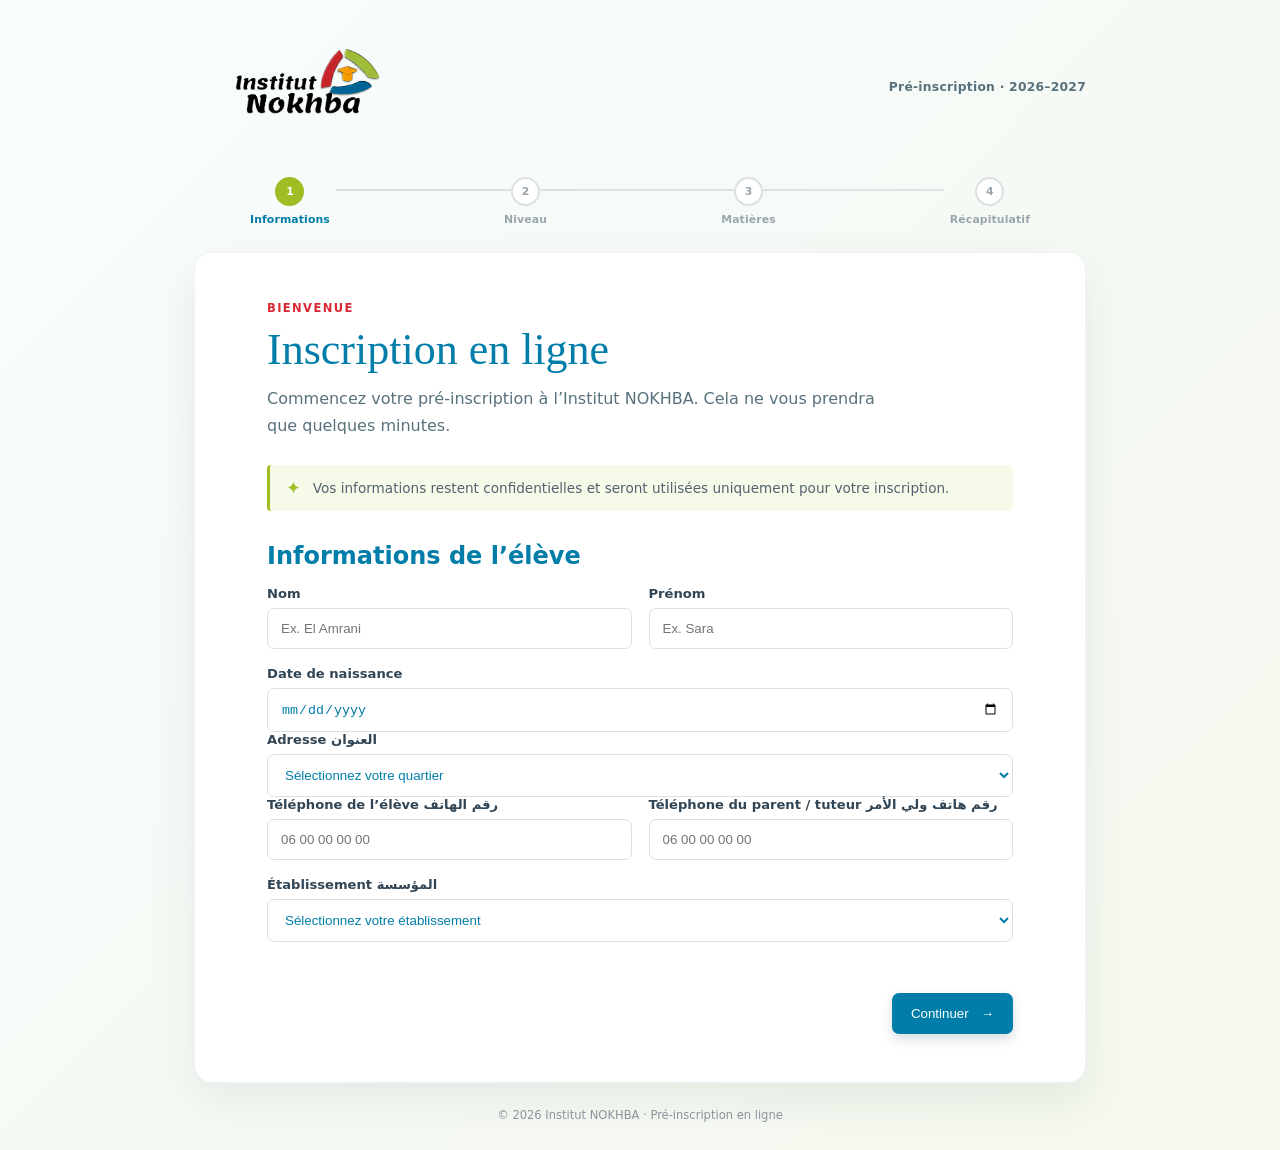
<file: index.html>
<!doctype html>
<html lang="fr">
  <head>
    <meta charset="UTF-8" />
    <meta name="viewport" content="width=device-width, initial-scale=1.0" />
    <meta name="theme-color" content="#0b2942" />
    <title>Inscription en ligne | Institut NOKHBA</title>

    <link rel="stylesheet" href="style.css" />
    <link rel="stylesheet" href="logo.css" />
    <link rel="stylesheet" href="theme.css" />
    <script defer src="https://cdn.vercel-insights.com/v1/script.js"></script>
  </head>

  <body>
    <main class="shell">

      <header class="site-header">
        <a class="brand" href="#" aria-label="Institut NOKHBA">
          <span class="brand-logo">
            <img src="assets/nokhba-logo.png" alt="Institut NOKHBA" />
          </span>
        </a>

        <span class="school-year">
          Pré-inscription · 2026–2027
        </span>
      </header>

      <section class="progress-wrap" aria-label="Progression de l'inscription">
        <div class="progress-line">
          <span id="progress-bar"></span>
        </div>

        <ol class="steps" id="steps">
          <li class="active">
            <span>1</span>
            <b>Informations</b>
          </li>
          <li>
            <span>2</span>
            <b>Niveau</b>
          </li>
          <li>
            <span>3</span>
            <b>Matières</b>
          </li>
          <li>
            <span>4</span>
            <b>Récapitulatif</b>
          </li>
        </ol>
      </section>

      <section class="card" id="form-card">

        <form id="registration-form" novalidate>

          <!-- ÉTAPE 1 -->
          <section class="screen active" data-step="1">

            <p class="eyebrow">Bienvenue</p>

            <h1>Inscription en ligne</h1>

            <p class="lead">
              Commencez votre pré-inscription à l’Institut NOKHBA.
              Cela ne vous prendra que quelques minutes.
            </p>

            <div class="notice">
              <span>✦</span>
              <p>
                Vos informations restent confidentielles et seront utilisées
                uniquement pour votre inscription.
              </p>
            </div>

            <h2>Informations de l’élève</h2>

            <div class="grid two">
              <label>
                Nom
                <input
                  name="lastName"
                  autocomplete="family-name"
                  placeholder="Ex. El Amrani"
                  required
                />
              </label>

              <label>
                Prénom
                <input
                  name="firstName"
                  autocomplete="given-name"
                  placeholder="Ex. Sara"
                  required
                />
              </label>
            </div>

            <label>
              Date de naissance
              <input
                type="date"
                name="birthDate"
                required
              />
            </label>

            <label>
              Adresse
              <span lang="ar" dir="rtl">العنوان</span>

              <select
                name="address"
                id="address"
                required
              >
                <option value="">
                  Sélectionnez votre quartier
                </option>
                <option>Salam 2</option>
                <option>Anassi</option>
                <option>BADR / AL ALIA</option>
                <option>Azhar</option>
                <option>Sidi Moumen</option>
                <option value="Autre">Autre</option>
              </select>
            </label>

            <label
              id="address-other-wrapper"
              hidden
            >
              Précisez votre quartier

              <input
                type="text"
                name="addressOther"
                id="address-other"
                placeholder="Écrivez votre quartier"
              />
            </label>

            <div class="grid two">
              <label>
                Téléphone de l’élève
                <span lang="ar" dir="rtl">رقم الهاتف</span>

                <input
                  type="tel"
                  name="studentPhone"
                  id="student-phone"
                  inputmode="numeric"
                  autocomplete="tel"
                  maxlength="14"
                  pattern="0[5-7][0-9]{8}"
                  placeholder="06 00 00 00 00"
                  required
                />
              </label>

              <label>
                Téléphone du parent / tuteur
                <span lang="ar" dir="rtl">رقم هاتف ولي الأمر</span>

                <input
                  type="tel"
                  name="parentPhone"
                  id="parent-phone"
                  inputmode="numeric"
                  autocomplete="tel"
                  maxlength="14"
                  pattern="0[5-7][0-9]{8}"
                  placeholder="06 00 00 00 00"
                  required
                />
              </label>
            </div>

            <label>
              Établissement
              <span lang="ar" dir="rtl">المؤسسة</span>

              <select
                name="school"
                id="school"
                required
              >
                <option value="">
                  Sélectionnez votre établissement
                </option>
                <option>الثانوية التأهيلية زينب النفزاوية</option>
                <option>الثانوية التأهيلية محمد السادس</option>
                <option>الثانوية التأهيلية محمد الزفزاف / العالية</option>
                <option>الثانوية الإعدادية عبدالله العياشي</option>
                <option>الثانوية الإعدادية ثريا السقاط</option>
                <option>الثانوية الإعدادية الحنصالي</option>
                <option value="Autre">Autre</option>
              </select>
            </label>

            <label
              id="school-other-wrapper"
              hidden
            >
              Précisez votre établissement

              <input
                type="text"
                name="schoolOther"
                id="school-other"
                placeholder="Écrivez le nom de votre établissement"
              />
            </label>

            <div class="form-error" role="alert"></div>

            <div class="actions end">
              <button
                type="button"
                class="button primary"
                data-next
              >
                Continuer
                <span>→</span>
              </button>
            </div>

          </section>


          <!-- ÉTAPE 2 -->
          <section class="screen" data-step="2">

            <p class="eyebrow">Étape 2 sur 4</p>

            <h1>Choisissez votre niveau</h1>

            <p class="lead">
              Nous vous proposerons les matières adaptées à votre parcours.
            </p>

            <div class="levels" id="levels"></div>

            <div class="form-error" role="alert"></div>

            <div class="actions">
              <button
                type="button"
                class="button ghost"
                data-back
              >
                ← Retour
              </button>

              <button
                type="button"
                class="button primary"
                data-next
              >
                Continuer
                <span>→</span>
              </button>
            </div>

          </section>


          <!-- ÉTAPE 3 -->
          <section class="screen" data-step="3">

            <p class="eyebrow">Étape 3 sur 4</p>

            <h1>Choisissez vos matières</h1>

            <p
              class="lead"
              id="subjects-intro"
            >
              Sélectionnez une ou plusieurs matières.
            </p>

            <div
              class="subject-list"
              id="subjects"
            ></div>

            <p class="selection-note">
              <span>✓</span>
              Vous pourrez modifier votre choix avant de confirmer.
            </p>

            <div class="form-error" role="alert"></div>

            <div class="actions">
              <button
                type="button"
                class="button ghost"
                data-back
              >
                ← Retour
              </button>

              <button
                type="button"
                class="button primary"
                data-next
              >
                Voir le récapitulatif
                <span>→</span>
              </button>
            </div>

          </section>


          <!-- ÉTAPE 4 -->
          <section class="screen" data-step="4">

            <p class="eyebrow">Étape 4 sur 4</p>

            <h1>Vérifiez votre inscription</h1>

            <p class="lead">
              Relisez vos informations avant de les envoyer.
            </p>

            <div
              class="recap"
              id="recap"
            ></div>

            <label class="confirmation">
              <input
                type="checkbox"
                name="confirmed"
              />

              <span>
                Je confirme que les informations saisies sont correctes.
              </span>
            </label>

            <div class="form-error" role="alert"></div>

            <div class="actions">
              <button
                type="button"
                class="button ghost"
                data-back
              >
                ← Modifier
              </button>

              <button
                type="button"
                class="button primary"
                id="submit-registration"
              >
                Confirmer mon inscription
                <span>✓</span>
              </button>
            </div>

          </section>

        </form>


        <!-- SUCCÈS -->
        <section
          class="success"
          id="success"
          hidden
        >

          <div class="success-icon">
            ✓
          </div>

          <p class="eyebrow">
            Pré-inscription enregistrée
          </p>

          <h1>
            Merci,
            <span id="student-name"></span>
            !
          </h1>

          <p class="lead">
            Votre demande a bien été enregistrée.
            Gardez précieusement ce code pour vos échanges avec l’administration.
          </p>

          <div class="code-box">

            <small>
              Votre code d’inscription
            </small>

            <strong id="registration-code">
              NOK-26-00000
            </strong>

            <button
              type="button"
              id="copy-code"
              class="copy"
            >
              Copier le code
            </button>
  <div
  class="group-box"
  id="registration-groups"
>
</div>
          </div>

          <!-- GROUPE ATTRIBUÉ -->
        

          <div class="success-note">

            <span>i</span>

            <p>
              L’administration de l’Institut NOKHBA vous contactera
              pour finaliser votre inscription.
            </p>

          </div>

          <button
            type="button"
            class="button primary full"
            id="new-registration"
          >
            Faire une nouvelle inscription
            <span>→</span>
          </button>

        </section>

      </section>

      <footer>
        © 2026 Institut NOKHBA · Pré-inscription en ligne
      </footer>

    </main>

    <script src="catalogue.js"></script>
    <script src="storage.js"></script>
    <script src="supabase-config.js"></script>
    <script src="supabase-client.js"></script>
    <script src="app.js"></script>

  </body>
</html>
</file>
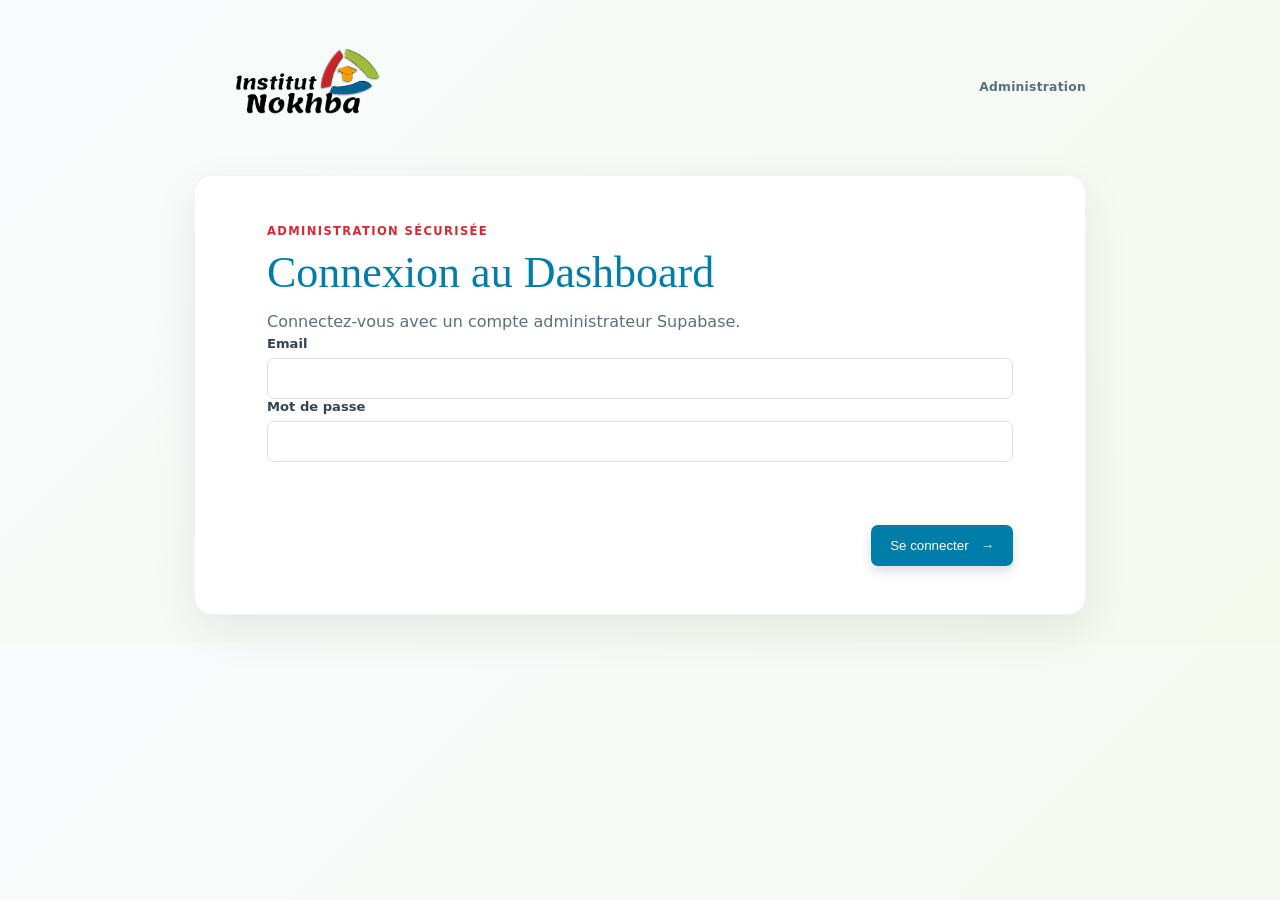
<file: admin.html>
<!doctype html>
<html lang="fr">

<head>
    <meta charset="UTF-8">
    <meta name="viewport" content="width=device-width,initial-scale=1">
    <title>Administration | Institut NOKHBA</title>

    <link rel="stylesheet" href="style.css">
    <link rel="stylesheet" href="logo.css">
    <link rel="stylesheet" href="theme.css">
    <script defer src="https://cdn.vercel-insights.com/v1/script.js"></script>
</head>

<body>

    <main class="shell">

        <!-- =====================================================
             HEADER
        ====================================================== -->

        <header class="site-header">

            <a class="brand" href="index.html">

                <span class="brand-logo">

                    <img
                        src="assets/nokhba-logo.png"
                        alt="Institut NOKHBA"
                    >

                </span>

            </a>

            <span class="school-year">
                Administration
            </span>

        </header>


        <!-- =====================================================
             LOGIN
        ====================================================== -->

        <section
            class="card"
            id="login-card"
        >

            <p class="eyebrow">
                Administration sécurisée
            </p>

            <h1>
                Connexion au Dashboard
            </h1>

            <p class="lead">
                Connectez-vous avec un compte administrateur Supabase.
            </p>

            <form id="login-form">

                <label>
                    Email

                    <input
                        id="admin-email"
                        type="email"
                        required
                        autocomplete="username"
                    >
                </label>


                <label>
                    Mot de passe

                    <input
                        id="admin-password"
                        type="password"
                        required
                        autocomplete="current-password"
                    >
                </label>


                <p
                    class="form-error"
                    id="login-status"
                ></p>


                <div class="actions end">

                    <button
                        class="button primary"
                        type="submit"
                    >
                        Se connecter
                        <span>→</span>
                    </button>

                </div>

            </form>

        </section>



        <!-- =====================================================
             DASHBOARD
        ====================================================== -->

        <section
            class="card"
            id="dashboard-content"
            hidden
        >

            <div
                class="actions"
                style="justify-content:space-between"
            >

                <div>

                    <p class="eyebrow">
                        Dashboard
                    </p>

                    <h1>
                        Inscriptions reçues
                    </h1>

                </div>


                <button
                    class="button ghost"
                    id="logout"
                    type="button"
                >
                    Déconnexion
                </button>

            </div>


            <p class="lead">
                Suivez les pré-inscriptions et mettez à jour leur statut.
            </p>



            <!-- =================================================
                 FILTRES
            ================================================== -->

            <div class="filters">

                <label>
                    Rechercher

                    <input
                        id="search"
                        placeholder="Nom ou code NOKHBA"
                    >
                </label>


                <label>
                    Niveau

                    <select id="level-filter">

                        <option value="">
                            Tous les niveaux
                        </option>

                    </select>

                </label>


                <label>
                    Statut

                    <select id="filter">

                        <option value="">
                            Tous les statuts
                        </option>

                        <option>
                            En attente
                        </option>

                        <option>
                            Confirmée
                        </option>

                        <option>
                            Refusée
                        </option>

                    </select>

                </label>

            </div>



            <!-- =================================================
                 STATISTIQUES
            ================================================== -->

            <div
                id="stats"
                class="stats"
            ></div>



            <!-- =================================================
                 INSCRIPTIONS
            ================================================== -->

            <div
                id="registrations"
                class="admin-list"
            ></div>

        </section>



        <!-- =====================================================
             GESTION DES GROUPES
             
             NOUVELLE SECTION
             Aucun changement dans la logique actuelle.
        ====================================================== -->

        <section
            class="card"
            id="groups-card"
            style="margin-top:22px"
            hidden
        >

            <p class="eyebrow">
                Gestion des groupes
            </p>

            <h2>
                Groupes par matière
            </h2>

            <p class="lead">
                Consultez et gérez les groupes attribués pour chaque matière.
            </p>


            <!--
                Le contenu sera généré par admin.js.
                On ne modifie ici aucune logique de calcul
                ou d'attribution des groupes.
            -->

            <div
                id="groups-admin"
                class="admin-list"
            ></div>


            <p
                class="form-error"
                id="groups-status"
            ></p>

        </section>



        <!-- =====================================================
             CATALOGUE DES MATIÈRES
        ====================================================== -->

        <section
            class="card"
            id="catalogue-card"
            style="margin-top:22px"
            hidden
        >

            <p class="eyebrow">
                Catalogue des matières
            </p>

            <h2>
                Modifier les matières
            </h2>

            <p class="lead">
                Les changements s’affichent immédiatement dans le formulaire
                sur cet appareil.
            </p>


            <div
                id="catalogue"
                class="subject-list"
            ></div>


            <p
                class="form-error"
                id="status"
            ></p>


            <div class="actions">

                <a
                    class="button ghost"
                    href="index.html"
                >
                    ← Retour au formulaire
                </a>


                <button
                    class="button primary"
                    id="save"
                    type="button"
                >
                    Enregistrer les matières ✓
                </button>

            </div>

        </section>

    </main>



    <!-- =========================================================
         SCRIPTS
    ========================================================== -->

    <script src="catalogue.js"></script>

    <script src="supabase-config.js"></script>

    <script src="supabase-client.js"></script>

    <script src="admin.js"></script>

</body>

</html>
</file>
<file: style.css>
:root{--ink:#0b2942;--muted:#647383;--gold:#c69a4a;--pale:#f7f4ee;--line:#e7e8e7;--green:#167d62}*{box-sizing:border-box}body{margin:0;background:linear-gradient(120deg,#fbfaf7 0%,#f2f6f7 100%);color:var(--ink);font-family:Inter,ui-sans-serif,system-ui,-apple-system,BlinkMacSystemFont,"Segoe UI",sans-serif}.shell{width:min(100%,940px);padding:36px 24px 28px;margin:auto}.site-header{display:flex;align-items:center;justify-content:space-between;margin-bottom:37px}.brand img{display:block;width:205px;height:auto}.school-year{font-size:.77rem;font-weight:700;color:var(--muted);letter-spacing:.02em}.progress-wrap{margin:0 auto 26px;max-width:780px}.progress-line{height:2px;background:#dce1e3;position:relative;top:14px;left:11%;width:78%}.progress-line span{display:block;width:0;height:100%;background:var(--gold);transition:.25s}.steps{display:flex;justify-content:space-between;padding:0;margin:0;list-style:none;position:relative}.steps li{display:grid;place-items:center;gap:7px;color:#9aa5ae;font-size:.68rem;font-weight:700;letter-spacing:.01em}.steps span{display:grid;place-items:center;width:29px;height:29px;border-radius:50%;border:2px solid #dce1e3;background:#fff;transition:.25s}.steps .active{color:var(--ink)}.steps .active span{border-color:var(--gold);background:var(--gold);color:#fff}.card{background:#fff;border:1px solid rgba(11,41,66,.06);border-radius:18px;box-shadow:0 16px 45px rgba(23,48,62,.08);padding:48px min(8vw,72px)}.screen{display:none}.screen.active{display:block;animation:appear .23s ease-out}.eyebrow{font-size:.72rem;text-transform:uppercase;letter-spacing:.12em;font-weight:800;color:var(--gold);margin:0 0 10px}h1{font-family:Georgia,serif;font-weight:500;font-size:clamp(2rem,4vw,2.75rem);line-height:1.12;margin:0 0 12px}h2{font:700 1rem inherit;margin:31px 0 16px}.lead{color:var(--muted);font-size:1rem;line-height:1.65;margin:0;max-width:620px}.notice,.success-note{display:flex;gap:12px;align-items:flex-start;background:#faf7f1;border-left:3px solid var(--gold);padding:13px 16px;border-radius:4px;margin:26px 0}.notice span{color:var(--gold);font-size:1.1rem}.notice p,.success-note p{margin:0;color:#536170;font-size:.85rem;line-height:1.5}.grid{display:grid;gap:17px}.grid.two{grid-template-columns:1fr 1fr;margin-bottom:17px}label{font-size:.82rem;font-weight:700;display:block;color:#314555}input,select{font:400 .95rem inherit;color:var(--ink);display:block;width:100%;margin-top:7px;padding:12px 13px;border:1px solid #dbe1e3;border-radius:7px;background:#fff;outline:none;transition:.15s}input:focus,select:focus{border-color:var(--gold);box-shadow:0 0 0 3px rgba(198,154,74,.13)}.actions{display:flex;justify-content:space-between;gap:12px;margin-top:33px}.actions.end{justify-content:flex-end}.button{border:0;border-radius:7px;padding:13px 19px;font:700 .86rem inherit;cursor:pointer;transition:.15s;display:inline-flex;align-items:center;gap:12px}.button.primary{background:var(--ink);color:#fff;box-shadow:0 5px 12px rgba(11,41,66,.16)}.button.primary:hover{background:#123d61;transform:translateY(-1px)}.button.ghost{background:#fff;color:var(--ink);border:1px solid #d9e0e3}.button.full{width:100%;justify-content:center;margin-top:24px}.form-error{min-height:18px;color:#b33030;font-size:.78rem;padding-top:11px}.levels{display:grid;grid-template-columns:repeat(2,1fr);gap:12px;margin-top:28px}.level-option{position:relative;text-align:left;background:#fff;border:1px solid #dfe5e7;border-radius:9px;padding:18px;cursor:pointer;color:var(--ink);font:700 .96rem inherit}.level-option small{display:block;color:var(--muted);font:400 .75rem inherit;margin-top:4px}.level-option::after{content:'›';position:absolute;right:17px;top:20px;color:#a0acb3;font-size:1.4rem}.level-option.selected{border-color:var(--gold);box-shadow:0 0 0 2px rgba(198,154,74,.14)}.subject-list{margin:28px 0 16px;display:grid;gap:10px}.subject-option{position:relative;display:flex;align-items:center;gap:14px;border:1px solid #dfe5e7;border-radius:8px;padding:16px;cursor:pointer;transition:.15s}.subject-option input{width:19px;height:19px;margin:0;accent-color:var(--ink)}.subject-option b{font-size:.94rem}.subject-option small{display:block;color:var(--muted);font-weight:400;margin-top:3px}.subject-option.selected{background:#fbfcfc;border-color:var(--gold)}.selection-note{font-size:.8rem;color:var(--muted)}.selection-note span{color:var(--green);font-weight:800}.recap{margin-top:28px;border:1px solid #e4e8e9;border-radius:10px;overflow:hidden}.recap-section{padding:18px 20px;border-bottom:1px solid #e8eced}.recap-section:last-child{border:0}.recap h3{font-size:.73rem;text-transform:uppercase;letter-spacing:.08em;color:var(--gold);margin:0 0 12px}.recap p{margin:4px 0;font-size:.9rem}.recap .subject-row{display:flex;justify-content:space-between;align-items:center;padding:8px 0;border-top:1px solid #eef0f1;font-size:.9rem}.confirmation{display:flex;align-items:flex-start;gap:11px;margin-top:20px;cursor:pointer;font-size:.84rem;line-height:1.45}.confirmation input{width:18px;height:18px;flex:none;margin:0;accent-color:var(--ink)}.success{text-align:center;max-width:605px;margin:auto;padding:8px 0}.success-icon{margin:0 auto 20px;display:grid;place-items:center;width:64px;height:64px;border-radius:50%;background:#e7f5f0;color:var(--green);font-size:2rem;font-weight:800}.success .lead{margin-inline:auto}.code-box{margin:29px 0 18px;background:var(--pale);padding:23px;border-radius:10px}.code-box small{display:block;color:var(--muted);font-size:.76rem;font-weight:700;text-transform:uppercase;letter-spacing:.08em}.code-box strong{display:block;font-family:ui-monospace,monospace;color:var(--ink);font-size:clamp(1.45rem,5vw,2.1rem);letter-spacing:.05em;margin:10px 0 15px}.copy{color:var(--ink);background:#fff;border:1px solid #dbe1e3;border-radius:5px;font:700 .78rem inherit;padding:8px 12px;cursor:pointer}.success-note{text-align:left;background:#f4f8fa;border-color:#75a1b5;margin:12px 0}.success-note span{border:1px solid #75a1b5;color:#477b93;border-radius:50%;width:17px;height:17px;font:700 .72rem Georgia,serif;flex:none;display:grid;place-items:center}footer{text-align:center;color:#89959d;font-size:.72rem;margin-top:25px}@keyframes appear{from{opacity:0;transform:translateX(8px)}to{opacity:1;transform:none}}@media(max-width:620px){.shell{padding:24px 14px}.site-header{margin-bottom:27px}.brand img{width:170px}.school-year{font-size:.65rem}.card{padding:31px 21px}.steps b{display:none}.progress-line{width:76%;left:12%}.grid.two,.levels{grid-template-columns:1fr}.actions{margin-top:27px}.button{padding:12px 14px;font-size:.8rem}h1{font-size:2rem}}
</file>
<file: logo.css>
.brand-logo {
  display: flex;
  width: 224px;
  height: 102px;
  overflow: hidden;
  position: relative;
  align-items: center;
  justify-content: center;
}

.brand-logo img {
  display: block;
  width: 100%;
  height: 100%;
  object-fit: contain;
  object-position: center;
}

@media (max-width: 620px) {
  .brand-logo {
    width: 176px;
    height: 80px;
  }

  .brand-logo img {
    width: 100%;
    height: 100%;
    object-fit: contain;
    object-position: center;
  }
}
</file>
<file: theme.css>
:root{--ink:#007da8;--muted:#58717c;--gold:#9fbd24;--green:#0095bd}
body{background:linear-gradient(135deg,#f8fcfd 0%,#f4f8ed 100%)}
.brand-logo img{mix-blend-mode:multiply;filter:contrast(1.08)}
textarea{font:400 .92rem inherit;color:var(--ink);display:block;width:100%;margin-top:8px;padding:12px 13px;border:1px solid #dbe1e3;border-radius:7px;resize:vertical;outline:none}textarea:focus{border-color:#0095bd;box-shadow:0 0 0 3px rgba(0,149,189,.13)}label small{display:block;color:var(--muted);font-weight:400;margin-top:6px}
.stats{display:grid;grid-template-columns:repeat(3,1fr);gap:12px;margin:24px 0}.stats div{padding:16px;border-radius:8px;background:#f3f9fb}.stats b,.stats small{display:block}.stats b{font-size:1.5rem;color:#007da8}.stats small,.registration small{color:var(--muted);font-size:.75rem}.admin-list{display:grid;gap:10px}.registration{display:flex;justify-content:space-between;gap:20px;align-items:center;border:1px solid #e0e8eb;border-radius:9px;padding:16px}.registration strong,.registration small{display:block}.registration p{font-size:.83rem;margin:7px 0 0;color:#49616b}.registration label{min-width:138px;font-size:.72rem}@media(max-width:620px){.registration{display:block}.registration label{margin-top:13px}.stats{gap:7px}.stats div{padding:12px}}
.filters{display:grid;grid-template-columns:1.35fr 1fr 1fr;gap:15px;margin-top:24px}@media(max-width:620px){.filters{grid-template-columns:1fr}}
.eyebrow{color:#d92832}.button.primary{background:#007da8}.button.primary:hover{background:#006484}.steps .active span{background:#9fbd24;border-color:#9fbd24}.progress-line span{background:#d92832}.notice{border-left-color:#9fbd24;background:#f6fae9}.subject-option.selected,.level-option.selected{border-color:#0095bd;box-shadow:0 0 0 2px rgba(0,149,189,.14)}.selection-note span{color:#0095bd}.recap h3{color:#d92832}.success-icon{background:#e6f7fb;color:#007da8}.success-note{border-left-color:#0095bd;background:#eef9fc}
</file>
